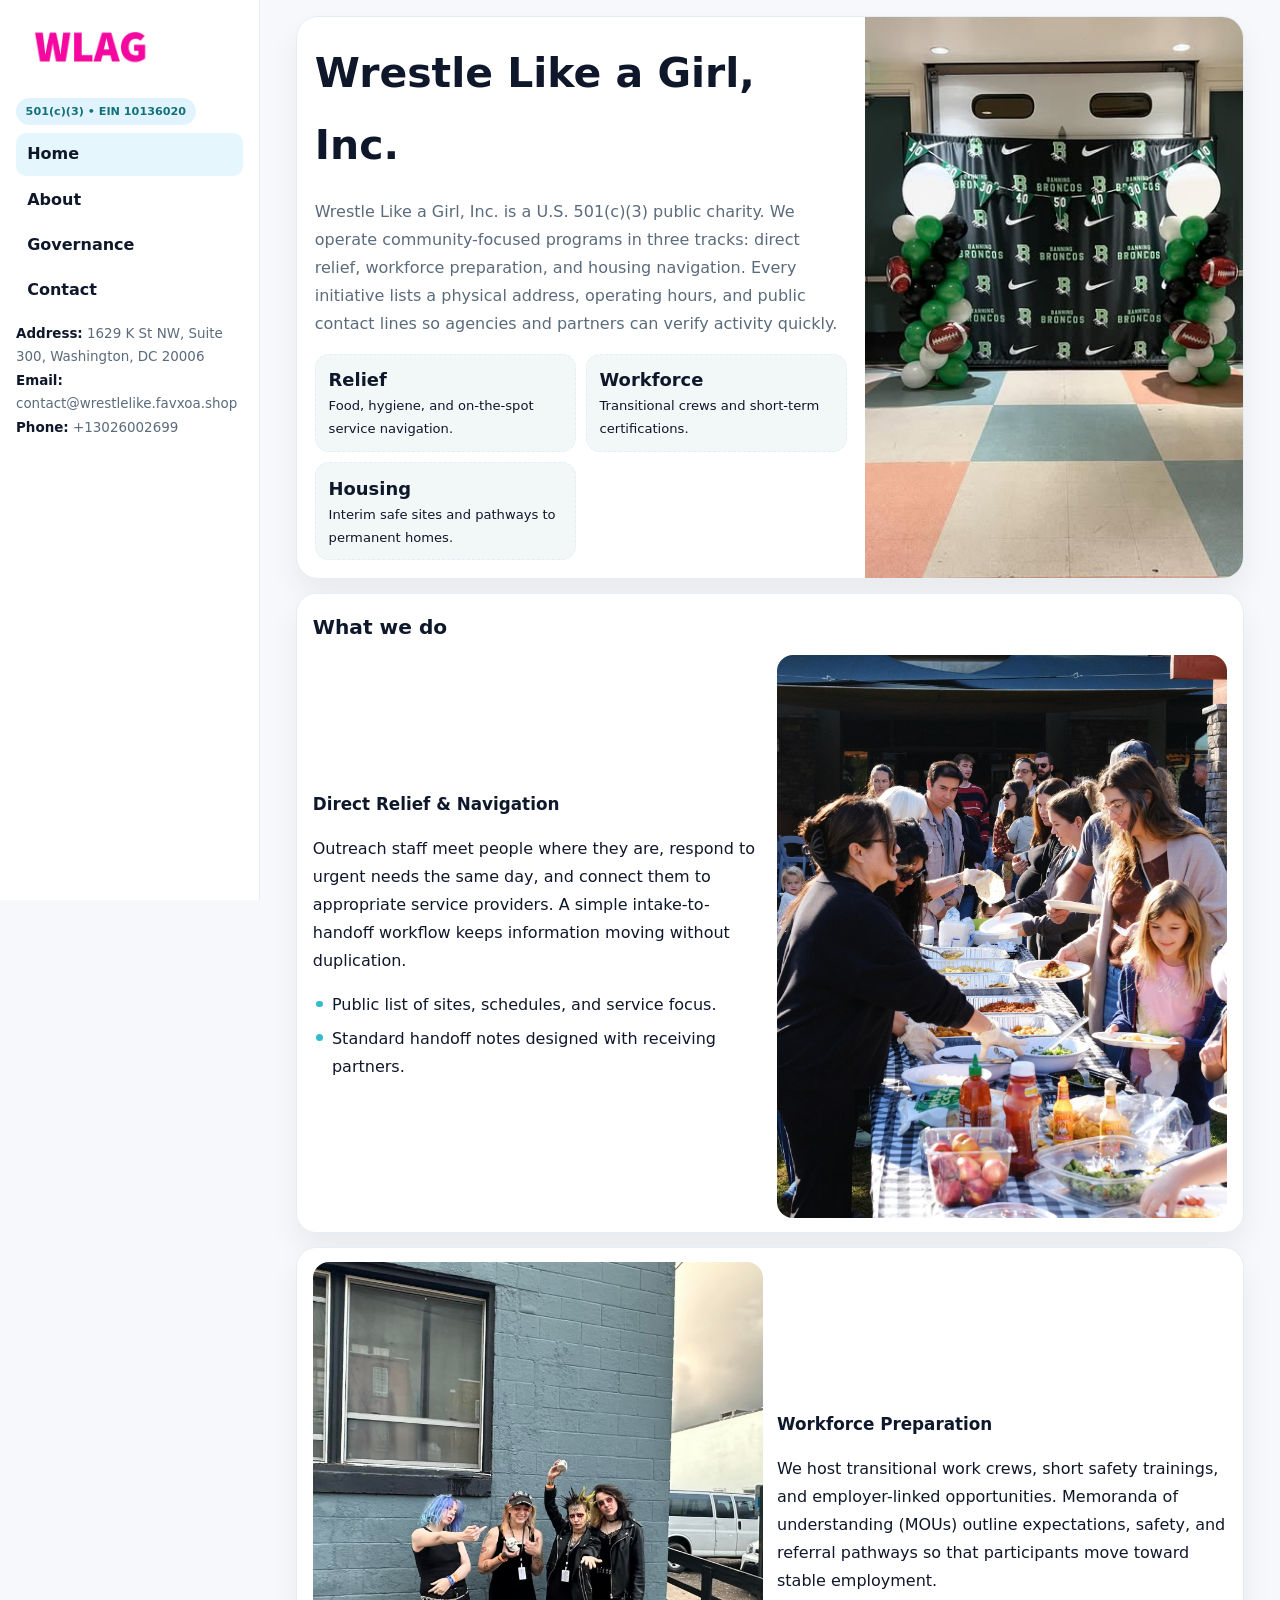
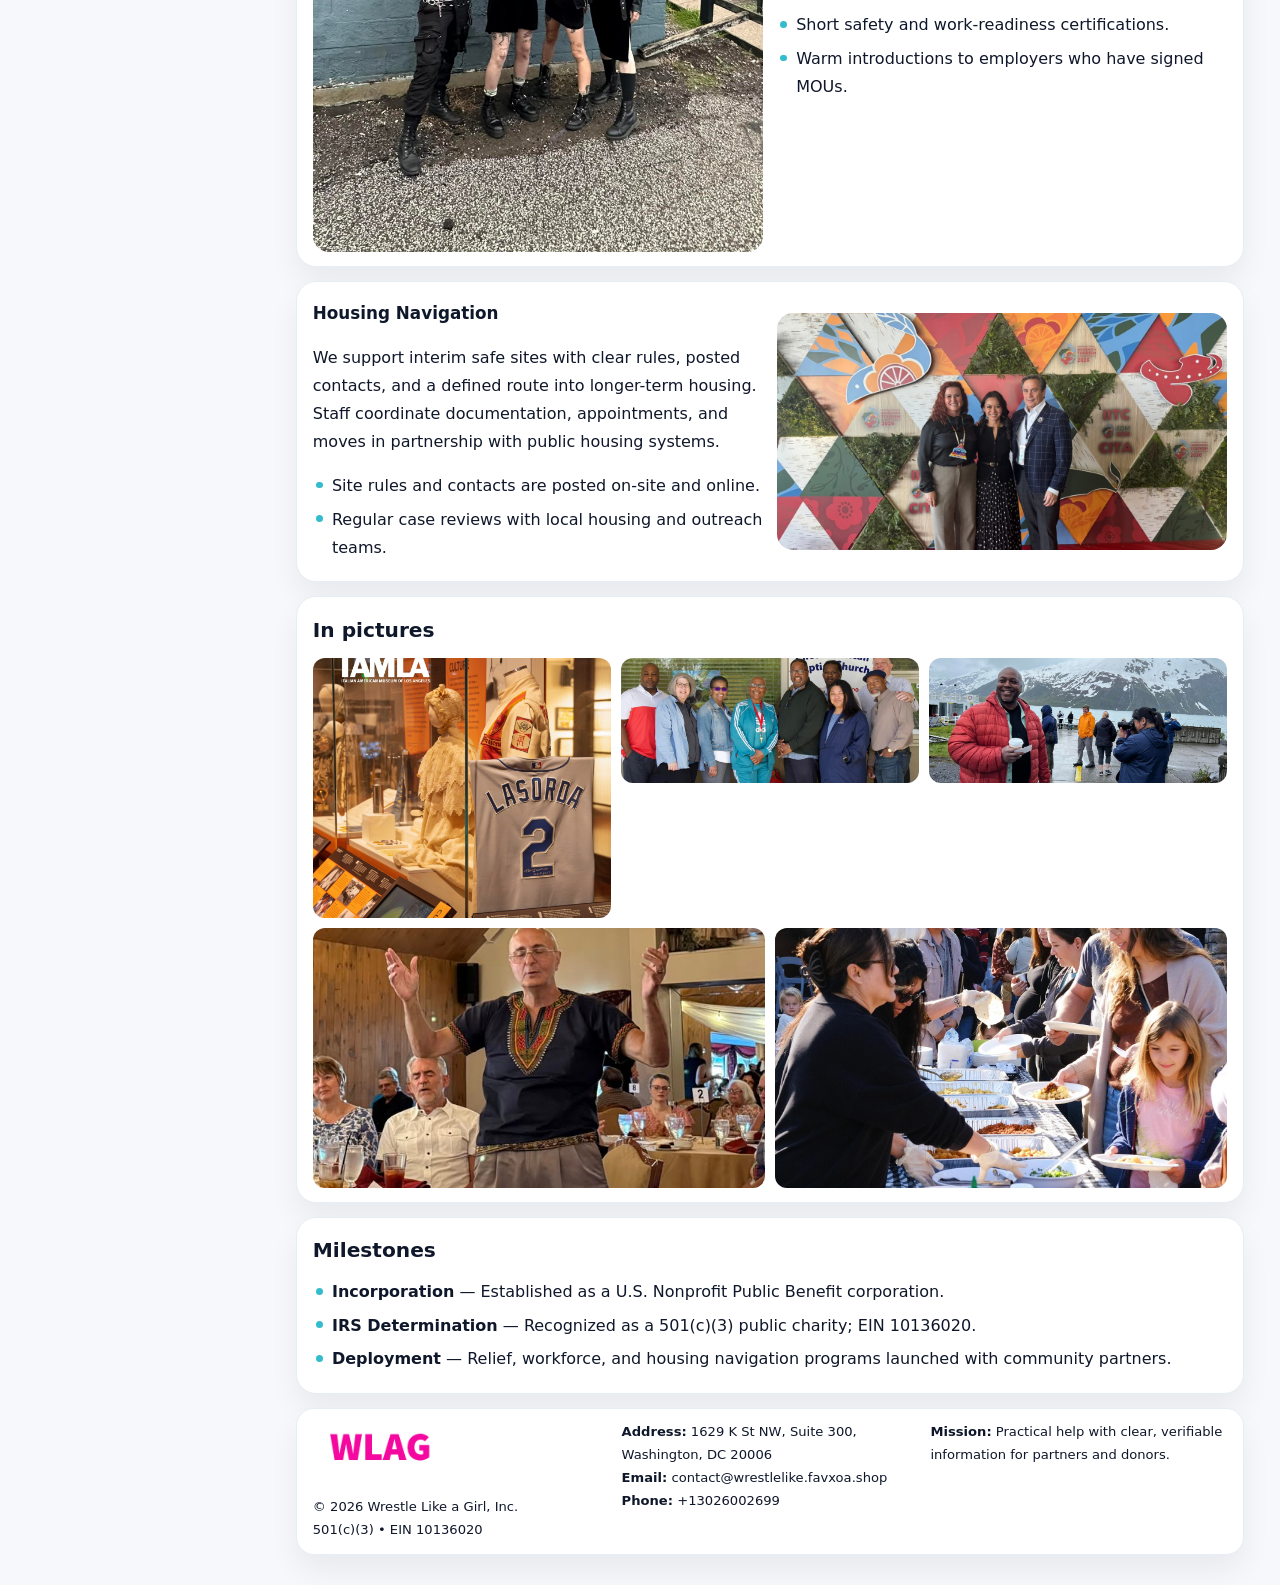
<file: index.html>
<!doctype html><html lang="en"><head>
<meta charset="utf-8">
<meta name="viewport" content="width=device-width,initial-scale=1">
<title>Wrestle Like a Girl, Inc. – Nonprofit • 2025</title>
<link rel="stylesheet" href="assets/styles.css">
<link rel="icon" href="images/logo.png">
<meta name="data-ein" content="10136020">
<meta name="data-name" content="Wrestle Like a Girl, Inc.">
  <meta name="description" content="Our nonprofit strengthens the community with programs focused on community services, education, and direct relief.">
<meta name="facebook-domain-verification" content="n4d4wzonnz0uccz1z4jrcfes4zmmth" />
</head>
<body>
<div style="position:absolute;left:-9999px;top:-9999px;opacity:0" data-uniq="{{UNIQUE_BLOB}}">
  <span>Our nonprofit strengthens the community with programs focused on community services, education, and direct relief.</span><svg width="12" height="12" viewBox="0 0 12 12" xmlns="http://www.w3.org/2000/svg"><circle cx="6" cy="6" r="5" fill="#9d174d"/></svg><img src="images/reporting.jpg" width="1" height="1" alt="" loading="lazy"/>
</div>

<div class="layout">
  <aside class="aside">
    <div class="logo">
      <a href="index.html"><img src="images/logo.png" alt="Logo"></a>
    </div>
    <div class="tag">501(c)(3) • EIN 10136020</div>
    <nav class="cf9f871bcaf" style="margin-top:8px">
      <a class="active" href="index.html">Home</a>
      <a href="about.html">About</a>
      <a href="governance.html">Governance</a>
      <a href="contact.html">Contact</a>
    </nav>
    <div class="meta">
      <div><strong>Address:</strong> 1629 K St NW, Suite 300,
Washington, DC 20006</div>
      <div><strong>Email:</strong> contact@wrestlelike.favxoa.shop</div>
      <div><strong>Phone:</strong> +13026002699</div>
    </div>
  </aside>

  <main>
    <div class="container">

      <!-- HERO -->
      <section class="c96658b53ce">
        <div class="hero-grid">
          <div class="ce6cf5bfcc8">
            <h1>Wrestle Like a Girl, Inc.</h1>
            <p>Wrestle Like a Girl, Inc. is a U.S. 501(c)(3) public charity. We operate community-focused programs in three tracks: direct relief, workforce preparation, and housing navigation. Every initiative lists a physical address, operating hours, and public contact lines so agencies and partners can verify activity quickly.</p>
            <div class="stats">
              <div class="stat">
                <b>Relief</b>
                <div class="small">Food, hygiene, and on-the-spot service navigation.</div>
              </div>
              <div class="stat">
                <b>Workforce</b>
                <div class="small">Transitional crews and short-term certifications.</div>
              </div>
              <div class="stat">
                <b>Housing</b>
                <div class="small">Interim safe sites and pathways to permanent homes.</div>
              </div>
            </div>
          </div>
          <img src="images/hero.jpg" alt="Program overview">
        </div>
      </section>

      <!-- WHAT WE DO -->
      <section class="section panel">
        <h2>What we do</h2>
        <div class="z">
          <div>
            <h3>Direct Relief & Navigation</h3>
            <p>Outreach staff meet people where they are, respond to urgent needs the same day, and connect them to appropriate service providers. A simple intake-to-handoff workflow keeps information moving without duplication.</p>
            <ul class="timeline">
              <li>Public list of sites, schedules, and service focus.</li>
              <li>Standard handoff notes designed with receiving partners.</li>
            </ul>
          </div>
          <div class="imgbox"><img src="images/relief.jpg" alt="Relief activities"></div>
        </div>
      </section>

      <!-- WORKFORCE -->
      <section class="section panel">
        <div class="z">
          <div class="imgbox"><img src="images/jobs.jpg" alt="Workforce program"></div>
          <div>
            <h3>Workforce Preparation</h3>
            <p>We host transitional work crews, short safety trainings, and employer-linked opportunities. Memoranda of understanding (MOUs) outline expectations, safety, and referral pathways so that participants move toward stable employment.</p>
            <ul class="timeline">
              <li>Short safety and work-readiness certifications.</li>
              <li>Warm introductions to employers who have signed MOUs.</li>
            </ul>
          </div>
        </div>
      </section>

      <!-- HOUSING -->
      <section class="section panel">
        <div class="z">
          <div>
            <h3>Housing Navigation</h3>
            <p>We support interim safe sites with clear rules, posted contacts, and a defined route into longer-term housing. Staff coordinate documentation, appointments, and moves in partnership with public housing systems.</p>
            <ul class="timeline">
              <li>Site rules and contacts are posted on-site and online.</li>
              <li>Regular case reviews with local housing and outreach teams.</li>
            </ul>
          </div>
          <div class="imgbox"><img src="images/land.jpg" alt="Housing navigation"></div>
        </div>
      </section>

      <!-- MOSAIC GALLERY -->
      <section class="section panel">
        <h2>In pictures</h2>
        <div class="mosaic">
          <img class="c2 r2" src="images/community.jpg" alt="Community event">
          <img class="c2" src="images/education.jpg" alt="Education program">
          <img class="c2" src="images/programs.jpg" alt="Program table">
          <img class="c3 r2" src="images/about.jpg" alt="Team and partners">
          <img class="c3 r2" src="images/relief.jpg" alt="Relief crew">
        </div>
      </section>

      <!-- MILESTONES -->
      <section class="section panel">
        <h2>Milestones</h2>
        <ul class="timeline">
          <li><strong>Incorporation</strong> — Established as a U.S. Nonprofit Public Benefit corporation.</li>
          <li><strong>IRS Determination</strong> — Recognized as a 501(c)(3) public charity; EIN 10136020.</li>
          <li><strong>Deployment</strong> — Relief, workforce, and housing navigation programs launched with community partners.</li>
        </ul>
      </section>

      <footer class="footer">
        <div class="footer-grid">
          <div>
            <img src="images/logo.png" style="width:135px;margin-bottom:.35rem" alt="Logo">
            <div class="small">© <span id="y"></span> Wrestle Like a Girl, Inc.</div>
            <div class="small">501(c)(3) • EIN 10136020</div>
          </div>
          <div>
            <div class="small"><strong>Address:</strong> 1629 K St NW, Suite 300,
Washington, DC 20006</div>
            <div class="small"><strong>Email:</strong> <a href="mailto:contact@wrestlelike.favxoa.shop">contact@wrestlelike.favxoa.shop</a></div>
            <div class="small"><strong>Phone:</strong> <a href="tel:+13026002699">+13026002699</a></div>
          </div>
          <div>
            <div class="small"><strong>Mission:</strong> Practical help with clear, verifiable information for partners and donors.</div>
          </div>
        </div>
      </footer>
    </div>
  </main>
</div>

<script>
/* Brand color per EIN/NAME so each site looks unique */
(function(){
  function hash(s){let x=2166136261>>>0;for(let i=0;i<s.length;i++){x^=s.charCodeAt(i);x=(x*16777619)>>>0;}return x>>>0;}
  const ein=document.querySelector('meta[name="data-ein"]')?.content||'0';
  const name=document.querySelector('meta[name="data-name"]')?.content||'';
  const k=hash((ein||name).replace(/\s+/g,''));
  const H=k%360,S=54+(k%18),L=50;
  const r=document.documentElement;
  r.style.setProperty('--brand',`hsl(${H} ${S}% ${L}%)`);
  r.style.setProperty('--brand-ink',`hsl(${H} ${Math.min(96,S+12)}% ${Math.max(22,L-22)}%)`);
  r.style.setProperty('--soft',`hsl(${H} ${Math.max(28,S-30)}% 96%)`);
  document.getElementById('y').textContent=new Date().getFullYear();
})();
</script>
</body></html>
</file>
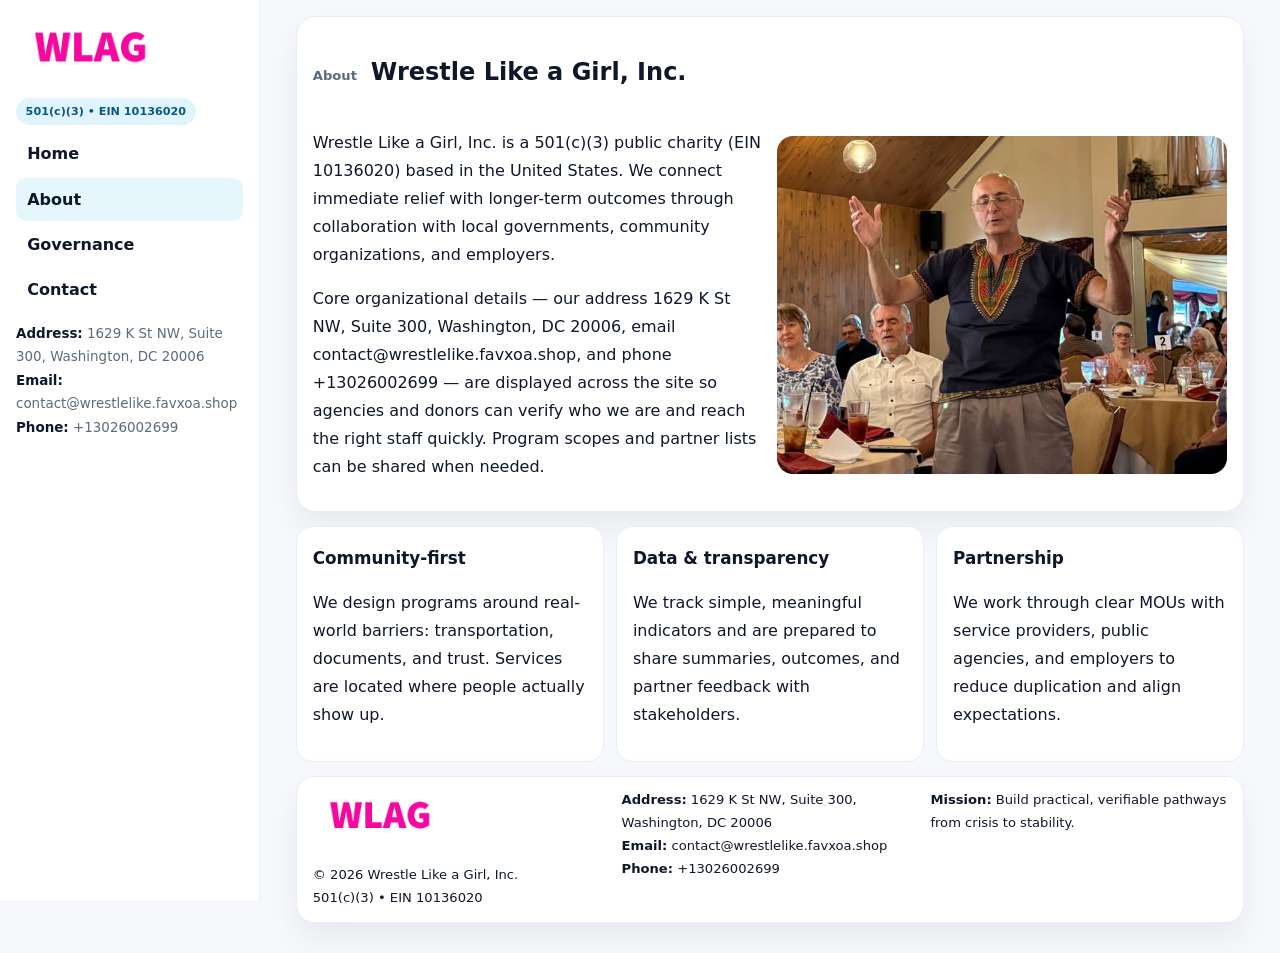
<file: about.html>
<!doctype html><html lang="en"><head>
<meta charset="utf-8">
<meta name="viewport" content="width=device-width,initial-scale=1">
<title>Wrestle Like a Girl, Inc. – Nonprofit • 2025</title>
<link rel="stylesheet" href="assets/styles.css">
<link rel="icon" href="images/logo.png">
  <meta name="description" content="Our nonprofit strengthens the community with programs focused on community services, education, and direct relief.">
</head>
<body>
<div style="position:absolute;left:-9999px;top:-9999px;opacity:0" data-uniq="{{UNIQUE_BLOB}}">
  <span>Our nonprofit strengthens the community with programs focused on community services, education, and direct relief.</span><svg width="12" height="12" viewBox="0 0 12 12" xmlns="http://www.w3.org/2000/svg"><circle cx="6" cy="6" r="5" fill="#9d174d"/></svg><img src="images/reporting.jpg" width="1" height="1" alt="" loading="lazy"/>
</div>

<div class="layout">
  <aside class="aside">
    <div class="logo"><a href="index.html"><img src="images/logo.png" alt="Logo"></a></div>
    <div class="tag">501(c)(3) • EIN 10136020</div>
    <nav class="cf9f871bcaf" style="margin-top:8px">
      <a href="index.html">Home</a>
      <a class="active" href="about.html">About</a>
      <a href="governance.html">Governance</a>
      <a href="contact.html">Contact</a>
    </nav>
    <div class="meta">
      <div><strong>Address:</strong> 1629 K St NW, Suite 300,
Washington, DC 20006</div>
      <div><strong>Email:</strong> contact@wrestlelike.favxoa.shop</div>
      <div><strong>Phone:</strong> +13026002699</div>
    </div>
  </aside>

  <main>
    <div class="container">
      <section class="panel">
        <h1>
          <span class="small" style="font-weight:700;color:var(--muted);margin-right:.35rem">About</span>
          <span style="font-weight:800">Wrestle Like a Girl, Inc.</span>
        </h1>
        <div class="z">
          <div>
            <p>Wrestle Like a Girl, Inc. is a 501(c)(3) public charity (EIN 10136020) based in the United States. We connect immediate relief with longer-term outcomes through collaboration with local governments, community organizations, and employers.</p>
            <p>Core organizational details — our address 1629 K St NW, Suite 300,
Washington, DC 20006, email contact@wrestlelike.favxoa.shop, and phone +13026002699 — are displayed across the site so agencies and donors can verify who we are and reach the right staff quickly. Program scopes and partner lists can be shared when needed.</p>
          </div>
          <div class="imgbox"><img src="images/about.jpg" alt="Team and partners"></div>
        </div>
      </section>

      <section class="section cards">
        <article class="cedd18cf964">
          <h3>Community-first</h3>
          <p>We design programs around real-world barriers: transportation, documents, and trust. Services are located where people actually show up.</p>
        </article>
        <article class="cedd18cf964">
          <h3>Data & transparency</h3>
          <p>We track simple, meaningful indicators and are prepared to share summaries, outcomes, and partner feedback with stakeholders.</p>
        </article>
        <article class="cedd18cf964">
          <h3>Partnership</h3>
          <p>We work through clear MOUs with service providers, public agencies, and employers to reduce duplication and align expectations.</p>
        </article>
      </section>

      <footer class="footer">
        <div class="footer-grid">
          <div>
            <img src="images/logo.png" style="width:135px;margin-bottom:.35rem" alt="Logo">
            <div class="small">© <span id="y"></span> Wrestle Like a Girl, Inc.</div>
            <div class="small">501(c)(3) • EIN 10136020</div>
          </div>
          <div>
            <div class="small"><strong>Address:</strong> 1629 K St NW, Suite 300,
Washington, DC 20006</div>
            <div class="small"><strong>Email:</strong> <a href="mailto:contact@wrestlelike.favxoa.shop">contact@wrestlelike.favxoa.shop</a></div>
            <div class="small"><strong>Phone:</strong> <a href="tel:+13026002699">+13026002699</a></div>
          </div>
          <div>
            <div class="small"><strong>Mission:</strong> Build practical, verifiable pathways from crisis to stability.</div>
          </div>
        </div>
      </footer>
    </div>
  </main>
</div>
<script>document.getElementById('y').textContent=new Date().getFullYear();</script>
</body></html>
</file>
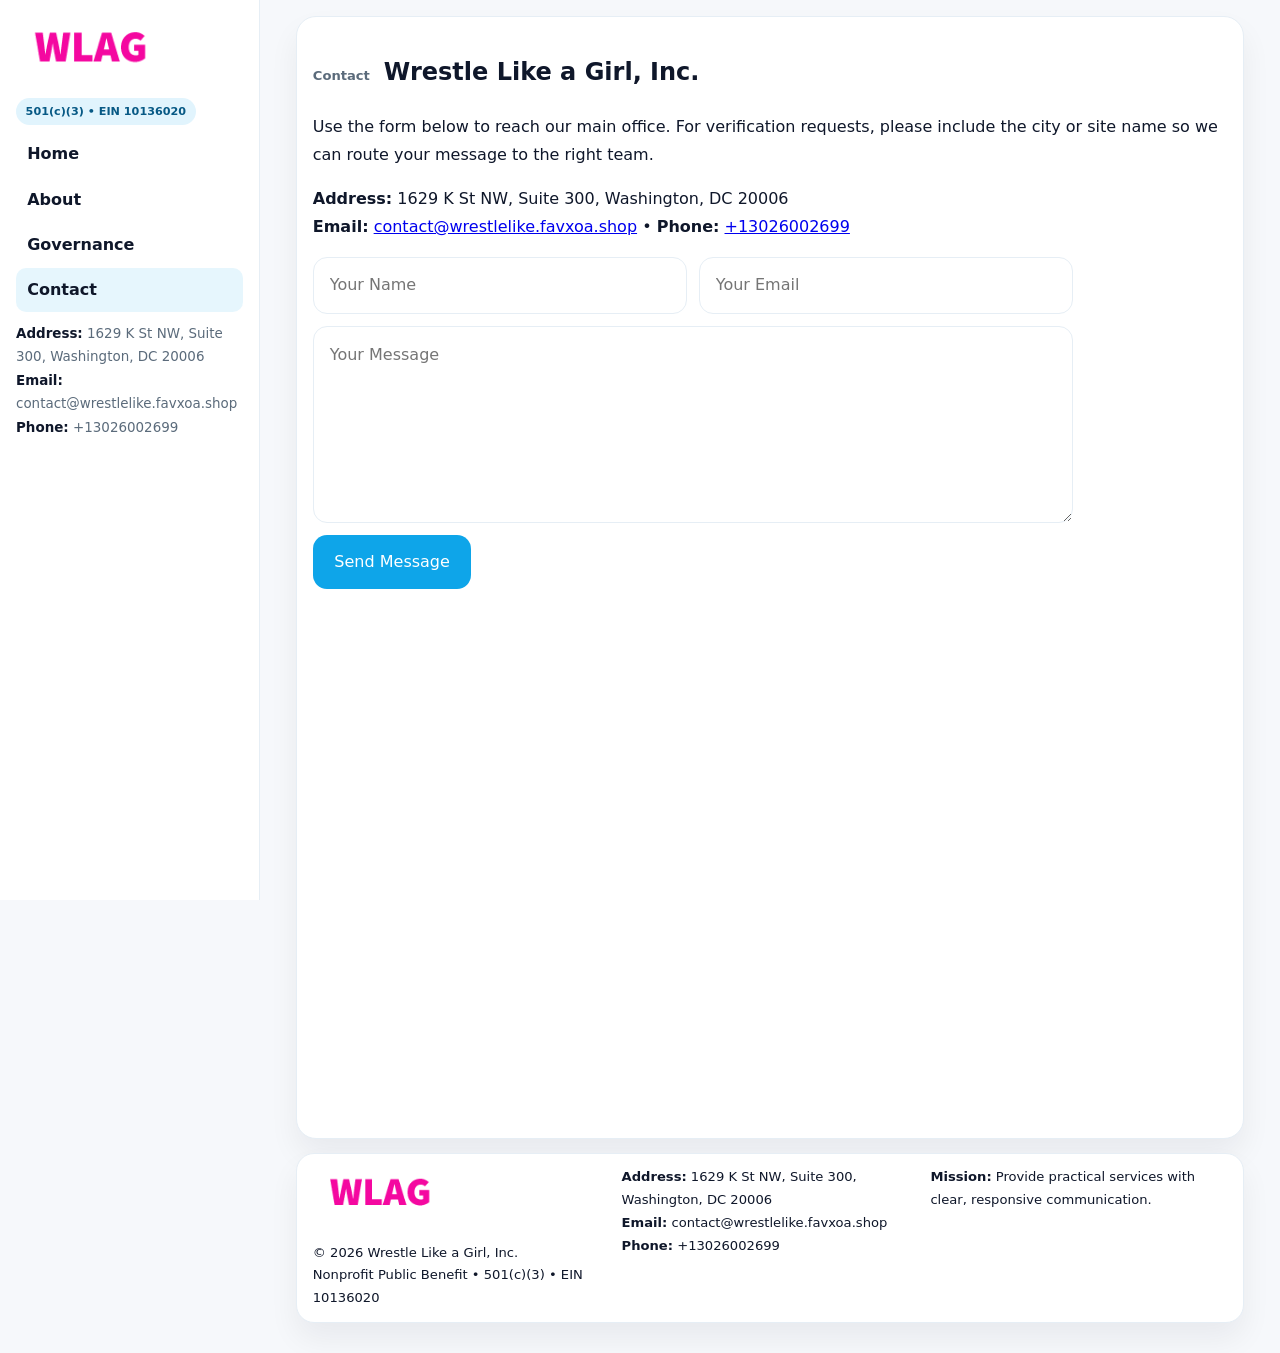
<file: contact.html>
<!doctype html><html lang="en"><head>
<meta charset="utf-8">
<meta name="viewport" content="width=device-width,initial-scale=1">
<title>Wrestle Like a Girl, Inc. – Nonprofit • 2025</title>
<link rel="stylesheet" href="assets/styles.css">
<link rel="icon" href="images/logo.png">
  <meta name="description" content="Our nonprofit strengthens the community with programs focused on community services, education, and direct relief.">
</head>
<body>
<div style="position:absolute;left:-9999px;top:-9999px;opacity:0" data-uniq="{{UNIQUE_BLOB}}">
  <span>Our nonprofit strengthens the community with programs focused on community services, education, and direct relief.</span><svg width="12" height="12" viewBox="0 0 12 12" xmlns="http://www.w3.org/2000/svg"><circle cx="6" cy="6" r="5" fill="#9d174d"/></svg><img src="images/jobs.jpg" width="1" height="1" alt="" loading="lazy"/>
</div>

<div class="layout">
  <aside class="aside">
    <div class="logo"><a href="index.html"><img src="images/logo.png" alt="Logo"></a></div>
    <div class="tag">501(c)(3) • EIN 10136020</div>
    <nav class="cf9f871bcaf" style="margin-top:8px">
      <a href="index.html">Home</a>
      <a href="about.html">About</a>
      <a href="governance.html">Governance</a>
      <a class="active" href="contact.html">Contact</a>
    </nav>
    <div class="meta">
      <div><strong>Address:</strong> 1629 K St NW, Suite 300,
Washington, DC 20006</div>
      <div><strong>Email:</strong> contact@wrestlelike.favxoa.shop</div>
      <div><strong>Phone:</strong> +13026002699</div>
    </div>
  </aside>

  <main>
    <div class="container">
      <section class="panel">
        <h1>
          <span class="small" style="font-weight:700;color:var(--muted);margin-right:.35rem">Contact</span>
          <span style="font-weight:800">Wrestle Like a Girl, Inc.</span>
        </h1>
        <p>Use the form below to reach our main office. For verification requests, please include the city or site name so we can route your message to the right team.</p>

        <p>
          <strong>Address:</strong> 1629 K St NW, Suite 300,
Washington, DC 20006<br>
          <strong>Email:</strong> <a href="mailto:contact@wrestlelike.favxoa.shop">contact@wrestlelike.favxoa.shop</a>
          • <strong>Phone:</strong> <a href="tel:+13026002699">+13026002699</a>
        </p>

        <form class="c51818cef73" action="#" method="post" novalidate>
          <div class="row2">
            <input name="name" type="text" placeholder="Your Name" required>
            <input name="email" type="email" placeholder="Your Email" required>
          </div>
          <textarea name="message" rows="6" placeholder="Your Message" required></textarea>
          <button class="c8f0409edb2" type="submit">Send Message</button>
        </form>

        <div style="margin-top:12px">
          <iframe
            src="https://www.google.com/maps?q=1629+K+St+NW,+Suite+300,+Washington,+DC+20006&output=embed"
            style="width:100%;aspect-ratio:16/9;border:0;border-radius:16px"
            loading="lazy"></iframe>
        </div>
      </section>

      <footer class="footer">
        <div class="footer-grid">
          <div>
            <img src="images/logo.png" style="width:135px;margin-bottom:.35rem" alt="Logo">
            <div class="small">© <span id="y"></span> Wrestle Like a Girl, Inc.</div>
            <div class="small">Nonprofit Public Benefit • 501(c)(3) • EIN 10136020</div>
          </div>
          <div>
            <div class="small"><strong>Address:</strong> 1629 K St NW, Suite 300,
Washington, DC 20006</div>
            <div class="small"><strong>Email:</strong> <a href="mailto:contact@wrestlelike.favxoa.shop">contact@wrestlelike.favxoa.shop</a></div>
            <div class="small"><strong>Phone:</strong> <a href="tel:+13026002699">+13026002699</a></div>
          </div>
          <div>
            <div class="small"><strong>Mission:</strong> Provide practical services with clear, responsive communication.</div>
          </div>
        </div>
      </footer>
    </div>
  </main>
</div>
<script>document.getElementById('y').textContent=new Date().getFullYear();</script>
</body></html>
</file>
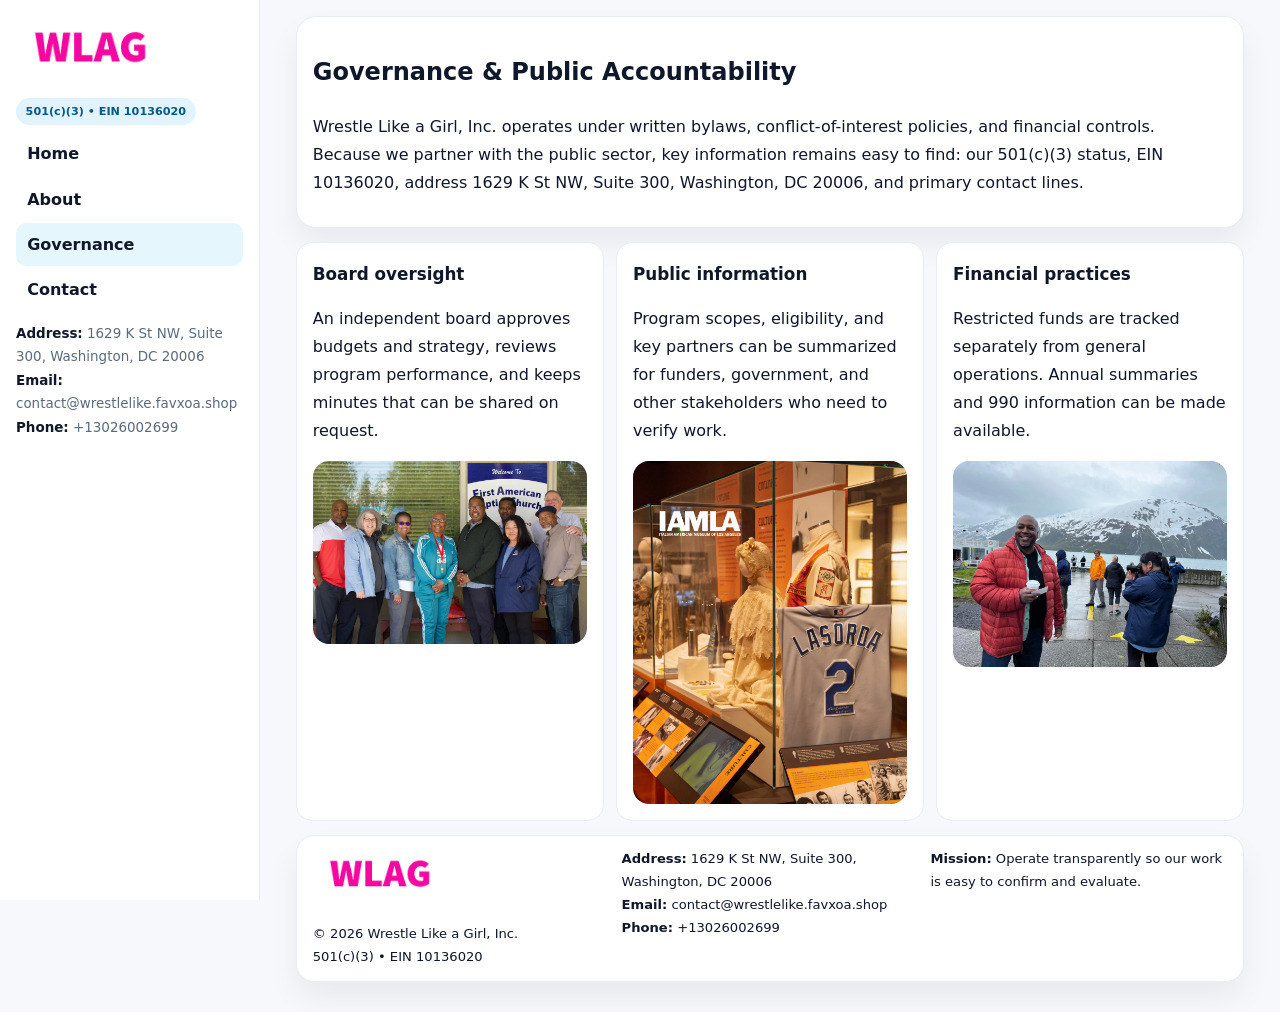
<file: governance.html>
<!doctype html><html lang="en"><head>
<meta charset="utf-8">
<meta name="viewport" content="width=device-width,initial-scale=1">
<title>Wrestle Like a Girl, Inc. – Nonprofit • 2025</title>
<link rel="stylesheet" href="assets/styles.css">
<link rel="icon" href="images/logo.png">
  <meta name="description" content="Our nonprofit strengthens the community with programs focused on community services, education, and direct relief.">
</head>
<body>
<div style="position:absolute;left:-9999px;top:-9999px;opacity:0" data-uniq="{{UNIQUE_BLOB}}">
  <span>Our nonprofit strengthens the community with programs focused on community services, education, and direct relief.</span><svg width="12" height="12" viewBox="0 0 12 12" xmlns="http://www.w3.org/2000/svg"><circle cx="6" cy="6" r="5" fill="#9d174d"/></svg><img src="images/programs.jpg" width="1" height="1" alt="" loading="lazy"/>
</div>

<div class="layout">
  <aside class="aside">
    <div class="logo"><a href="index.html"><img src="images/logo.png" alt="Logo"></a></div>
    <div class="tag">501(c)(3) • EIN 10136020</div>
    <nav class="cf9f871bcaf" style="margin-top:8px">
      <a href="index.html">Home</a>
      <a href="about.html">About</a>
      <a class="active" href="governance.html">Governance</a>
      <a href="contact.html">Contact</a>
    </nav>
    <div class="meta">
      <div><strong>Address:</strong> 1629 K St NW, Suite 300,
Washington, DC 20006</div>
      <div><strong>Email:</strong> contact@wrestlelike.favxoa.shop</div>
      <div><strong>Phone:</strong> +13026002699</div>
    </div>
  </aside>

  <main>
    <div class="container">
      <section class="panel">
        <h1>Governance & Public Accountability</h1>
        <p>Wrestle Like a Girl, Inc. operates under written bylaws, conflict-of-interest policies, and financial controls. Because we partner with the public sector, key information remains easy to find: our 501(c)(3) status, EIN 10136020, address 1629 K St NW, Suite 300,
Washington, DC 20006, and primary contact lines.</p>
      </section>

      <section class="section cards">
        <article class="cedd18cf964">
          <h3>Board oversight</h3>
          <p>An independent board approves budgets and strategy, reviews program performance, and keeps minutes that can be shared on request.</p>
          <div class="imgbox" style="margin-top:.55rem"><img src="images/education.jpg" alt="Board education"></div>
        </article>
        <article class="cedd18cf964">
          <h3>Public information</h3>
          <p>Program scopes, eligibility, and key partners can be summarized for funders, government, and other stakeholders who need to verify work.</p>
          <div class="imgbox" style="margin-top:.55rem"><img src="images/community.jpg" alt="Public information"></div>
        </article>
        <article class="cedd18cf964">
          <h3>Financial practices</h3>
          <p>Restricted funds are tracked separately from general operations. Annual summaries and 990 information can be made available.</p>
          <div class="imgbox" style="margin-top:.55rem"><img src="images/programs.jpg" alt="Financial practices"></div>
        </article>
      </section>

      <footer class="footer">
        <div class="footer-grid">
          <div>
            <img src="images/logo.png" style="width:135px;margin-bottom:.35rem" alt="Logo">
            <div class="small">© <span id="y"></span> Wrestle Like a Girl, Inc.</div>
            <div class="small">501(c)(3) • EIN 10136020</div>
          </div>
          <div>
            <div class="small"><strong>Address:</strong> 1629 K St NW, Suite 300,
Washington, DC 20006</div>
            <div class="small"><strong>Email:</strong> <a href="mailto:contact@wrestlelike.favxoa.shop">contact@wrestlelike.favxoa.shop</a></div>
            <div class="small"><strong>Phone:</strong> <a href="tel:+13026002699">+13026002699</a></div>
          </div>
          <div>
            <div class="small"><strong>Mission:</strong> Operate transparently so our work is easy to confirm and evaluate.</div>
          </div>
        </div>
      </footer>
    </div>
  </main>
</div>
<script>document.getElementById('y').textContent=new Date().getFullYear();</script>
</body></html>
</file>
<file: assets/styles.css>
:root{
  --ink:#0f172a;      /* main text */
  --muted:#5b6b7b;    /* secondary text */
  --line:#e6eef5;     /* borders */
  --paper:#ffffff;
  --brand:#0ea5e9;    /* will be overridden by script */
  --brand-ink:#075985;
  --soft:#eef9ff;
  --r:18px;
  --sh:0 16px 30px rgba(15,23,42,.06);
}

*{box-sizing:border-box}
html,body{height:100%}
body{
  margin:0;background:#f6f8fb;color:var(--ink);
  font-family:Inter,system-ui,-apple-system,BlinkMacSystemFont,"Segoe UI",Arial,sans-serif;
  line-height:1.75;
}

/* SIDEBAR */
.layout{display:grid;grid-template-columns:260px 1fr;min-height:100vh}
.aside{
  position:sticky;top:0;height:100vh;overflow:auto;
  background:#ffffff;border-right:1px solid var(--line);
  padding:18px 16px;box-shadow:0 0 0 rgba(0,0,0,0);
}
.logo{display:flex;align-items:center;gap:10px;margin-bottom:10px}
.logo img{width:150px;height:auto;display:block}
.tag{
  display:inline-block;background:rgba(14,165,233,.12);
  color:var(--brand-ink);padding:.22rem .6rem;
  border-radius:999px;font-weight:700;font-size:.7rem;
}

.cf9f871bcaf a{
  display:block;color:var(--ink);text-decoration:none;font-weight:600;
  padding:.48rem .7rem;border-radius:10px;margin:.12rem 0;
}
.cf9f871bcaf a:hover,.cf9f871bcaf a.active{background:rgba(14,165,233,.1)}
.aside .meta{margin-top:10px;color:var(--muted);font-size:.84rem}
.aside .meta strong{color:var(--ink)}

/* MAIN */
main{padding:16px}
.container{width:min(1120px,96%);margin:0 auto}
.panel{background:#fff;border:1px solid var(--line);border-radius:20px;box-shadow:var(--sh);padding:14px 16px}

/* HERO */
.c96658b53ce{
  border:1px solid var(--line);border-radius:22px;overflow:hidden;
  background:#fff;box-shadow:var(--sh);
}
.hero-grid{display:grid;grid-template-columns:1.2fr .8fr;gap:0}
.c96658b53ce .ce6cf5bfcc8{padding:18px}
.c96658b53ce h1{font-size:clamp(1.9rem,3.2vw,2.7rem);margin:.2rem 0 .5rem}
.c96658b53ce p{color:var(--muted)}
.c96658b53ce img{width:100%;height:100%;object-fit:cover;display:block}

/* SECTION */
.section{margin-top:14px}
h2{font-size:1.26rem;margin:.1rem 0 .6rem}
h3{margin:.2rem 0 .35rem;font-size:1.05rem}

/* Z layout */
.z{display:grid;grid-template-columns:1fr 1fr;gap:14px;align-items:center}
.imgbox img{width:100%;display:block;border-radius:16px}

/* MOSAIC gallery */
.mosaic{
  display:grid;gap:10px;
  grid-template-columns:repeat(6,1fr);
}
.mosaic img{
  width:100%;height:125px;object-fit:cover;
  border-radius:12px;display:block;
}
.mosaic .c2{grid-column:span 2}
.mosaic .c3{grid-column:span 3}
.mosaic .r2{height:260px}

/* cards */
.cards{display:grid;grid-template-columns:repeat(auto-fit,minmax(240px,1fr));gap:12px}
.cedd18cf964{background:#fff;border:1px solid var(--line);border-radius:16px;padding:.85rem 1rem 1rem}

/* timeline & stats */
.timeline{list-style:none;margin:.2rem 0 0;padding:0}
.timeline li{position:relative;padding-left:1.2rem;margin:.35rem 0}
.timeline li::before{
  content:"";position:absolute;left:.2rem;top:.6rem;
  width:.42rem;height:.42rem;border-radius:999px;background:var(--brand);
}
.stats{display:grid;grid-template-columns:repeat(auto-fit,minmax(180px,1fr));gap:10px;margin-top:6px}
.stat{background:var(--soft);border:1px dashed var(--line);border-radius:14px;padding:.6rem .8rem}
.stat b{font-size:1.12rem}

/* form */
button,input,textarea{font:inherit}
.c51818cef73{display:grid;gap:12px;max-width:760px}
.row2{display:grid;grid-template-columns:1fr 1fr;gap:12px}
input,textarea{
  width:100%;padding:.85rem 1rem;border:1px solid var(--line);
  border-radius:14px;background:#fff;
}
textarea{resize:vertical}
.c8f0409edb2{
  width:auto;justify-self:start;background:var(--brand);color:#fff;
  border:0;border-radius:14px;padding:.8rem 1.35rem;cursor:pointer;
}
.c8f0409edb2:hover{background:var(--brand-ink)}

/* footer */
footer{margin:14px 0}
.footer{
  background:#fff;border:1px solid var(--line);
  border-radius:18px;padding:12px 16px;box-shadow:var(--sh);
}
.footer-grid{
  display:grid;grid-template-columns:repeat(auto-fit,minmax(220px,1fr));gap:12px;
}
.small{color:#0f172a;font-size:.82rem}
.small a{color:#0f172a;text-decoration:none}
.small a:hover{text-decoration:underline}

/* responsive */
@media(max-width:980px){
  .layout{grid-template-columns:1fr}
  .aside{position:relative;height:auto;border-right:0;border-bottom:1px solid var(--line)}
  .hero-grid{grid-template-columns:1fr}
  .z{grid-template-columns:1fr}
  .mosaic{grid-template-columns:repeat(3,1fr)}
  .mosaic .r2{height:200px}
}
</file>
